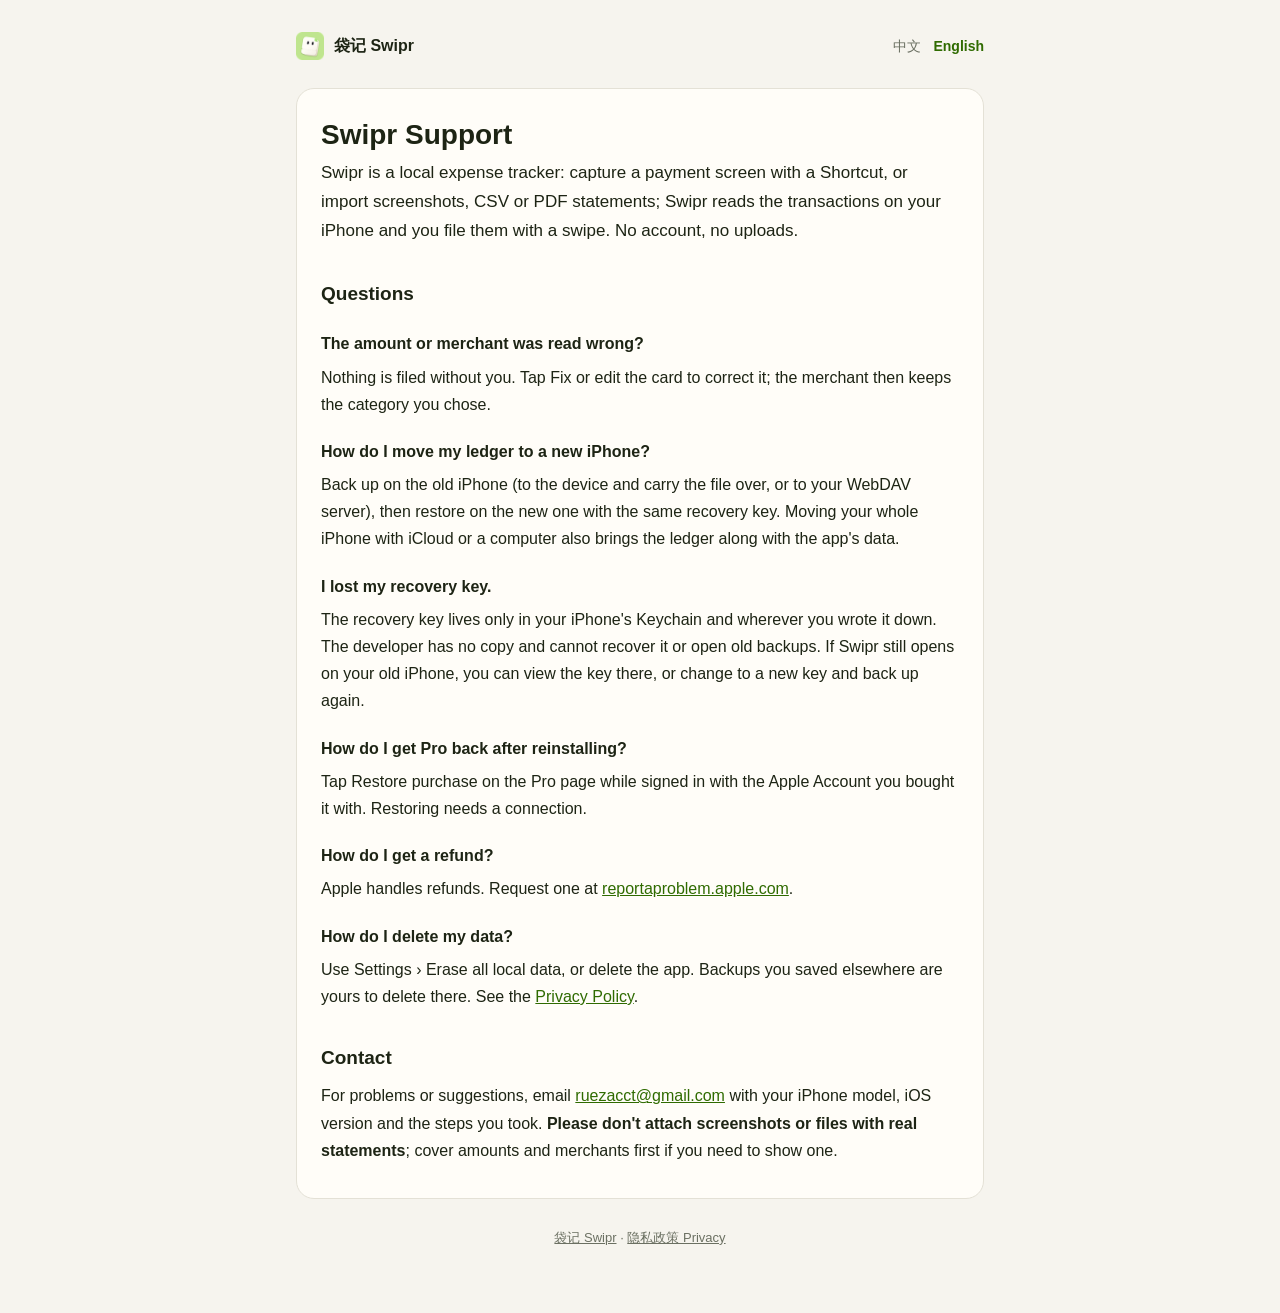
<file: index.html>
<!doctype html>
<html lang="zh-Hans">
<head>
<meta charset="utf-8">
<meta name="viewport" content="width=device-width, initial-scale=1">
<title>袋记 Swipr 支持 · Support</title>
<meta name="description" content="袋记（Swipr）帮助与联系方式。Help and contact for Swipr.">
<link rel="icon" type="image/png" href="favicon.png">
<link rel="apple-touch-icon" href="apple-touch-icon.png">
<link rel="stylesheet" href="style.css">
</head>
<body>
<main>
<header class="top">
  <a class="brand" href="./"><img class="mark" src="favicon.png" width="28" height="28" alt="">袋记 Swipr</a>
  <nav class="lang"><a href="?lang=zh" data-lang="zh-Hans">中文</a><a href="?lang=en" data-lang="en">English</a></nav>
</header>

<article lang="zh-Hans">
  <h1>袋记支持</h1>
  <p class="lead">袋记是一款本地记账 App：用快捷指令截取付款页面，或导入截图、CSV、PDF 账单，在 iPhone 上识别交易，滑动卡片确认入账。不用注册，账单不上传。</p>

  <h2>常见问题</h2>
  <h3>识别出的金额或商户不对？</h3>
  <p>识别结果不会自动入账。在卡片上点「补充」或编辑即可改正，之后同一商户会按你的选择分类。</p>
  <h3>换了新 iPhone，怎么把账本带过去？</h3>
  <p>在旧手机上做一次备份（存到本机后传过去，或存到你的 WebDAV 服务器），然后在新手机上用同一个恢复密钥恢复。用 iCloud 或电脑整机迁移 iPhone 时，账本也会随 App 数据一起迁移。</p>
  <h3>恢复密钥丢了怎么办？</h3>
  <p>恢复密钥只保存在你的 iPhone 钥匙串里和你自己记下的地方，开发者没有副本，无法帮你找回或解开旧备份。只要旧 iPhone 还能打开袋记，就可以在那里查看恢复密钥，或者换一个新的密钥后重新备份。</p>
  <h3>买过 Pro，重装后怎么恢复？</h3>
  <p>在 Pro 页面点「恢复购买」，并确认登录的是购买时使用的 Apple 账户。恢复购买需要联网。</p>
  <h3>如何退款？</h3>
  <p>退款由 Apple 处理，请前往 <a href="https://reportaproblem.apple.com">reportaproblem.apple.com</a> 申请。</p>
  <h3>如何删除我的数据？</h3>
  <p>在「设置 › 清空全部本地数据」中删除，或直接删除 App。备份到其他位置的文件需要你在那里自行删除。详见<a href="privacy.html?lang=zh">隐私政策</a>。</p>

  <h2>联系我们</h2>
  <p>遇到问题或有建议，请发邮件至 <a href="mailto:ruezacct@gmail.com">ruezacct@gmail.com</a>。请描述你的 iPhone 型号、iOS 版本和操作步骤；<strong>不要附上含有真实账单的截图或文件</strong>，必要时请先遮挡金额和商户。</p>
</article>

<article lang="en">
  <h1>Swipr Support</h1>
  <p class="lead">Swipr is a local expense tracker: capture a payment screen with a Shortcut, or import screenshots, CSV or PDF statements; Swipr reads the transactions on your iPhone and you file them with a swipe. No account, no uploads.</p>

  <h2>Questions</h2>
  <h3>The amount or merchant was read wrong?</h3>
  <p>Nothing is filed without you. Tap Fix or edit the card to correct it; the merchant then keeps the category you chose.</p>
  <h3>How do I move my ledger to a new iPhone?</h3>
  <p>Back up on the old iPhone (to the device and carry the file over, or to your WebDAV server), then restore on the new one with the same recovery key. Moving your whole iPhone with iCloud or a computer also brings the ledger along with the app's data.</p>
  <h3>I lost my recovery key.</h3>
  <p>The recovery key lives only in your iPhone's Keychain and wherever you wrote it down. The developer has no copy and cannot recover it or open old backups. If Swipr still opens on your old iPhone, you can view the key there, or change to a new key and back up again.</p>
  <h3>How do I get Pro back after reinstalling?</h3>
  <p>Tap Restore purchase on the Pro page while signed in with the Apple Account you bought it with. Restoring needs a connection.</p>
  <h3>How do I get a refund?</h3>
  <p>Apple handles refunds. Request one at <a href="https://reportaproblem.apple.com">reportaproblem.apple.com</a>.</p>
  <h3>How do I delete my data?</h3>
  <p>Use Settings › Erase all local data, or delete the app. Backups you saved elsewhere are yours to delete there. See the <a href="privacy.html?lang=en">Privacy Policy</a>.</p>

  <h2>Contact</h2>
  <p>For problems or suggestions, email <a href="mailto:ruezacct@gmail.com">ruezacct@gmail.com</a> with your iPhone model, iOS version and the steps you took. <strong>Please don't attach screenshots or files with real statements</strong>; cover amounts and merchants first if you need to show one.</p>
</article>

<footer><a href="./">袋记 Swipr</a> · <a href="privacy.html">隐私政策 Privacy</a></footer>
</main>
<script src="lang.js"></script>
</body>
</html>
</file>
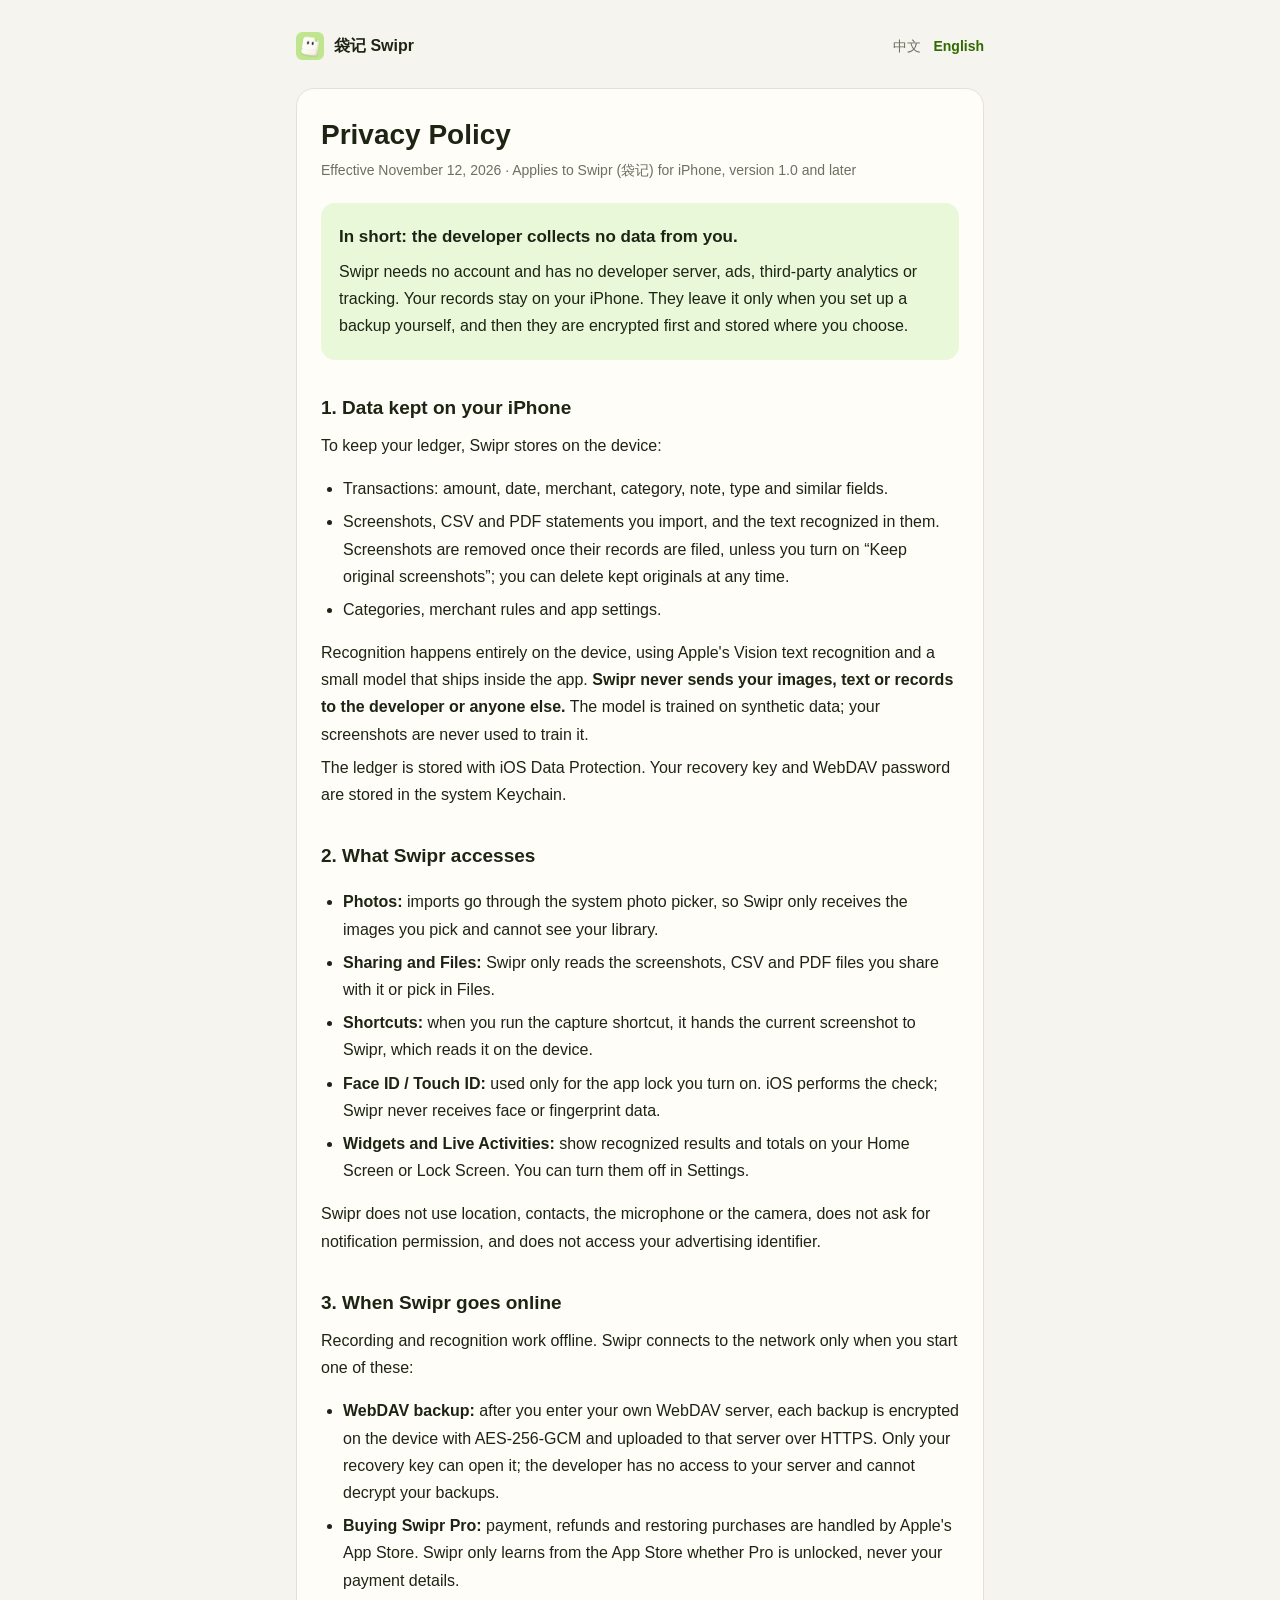
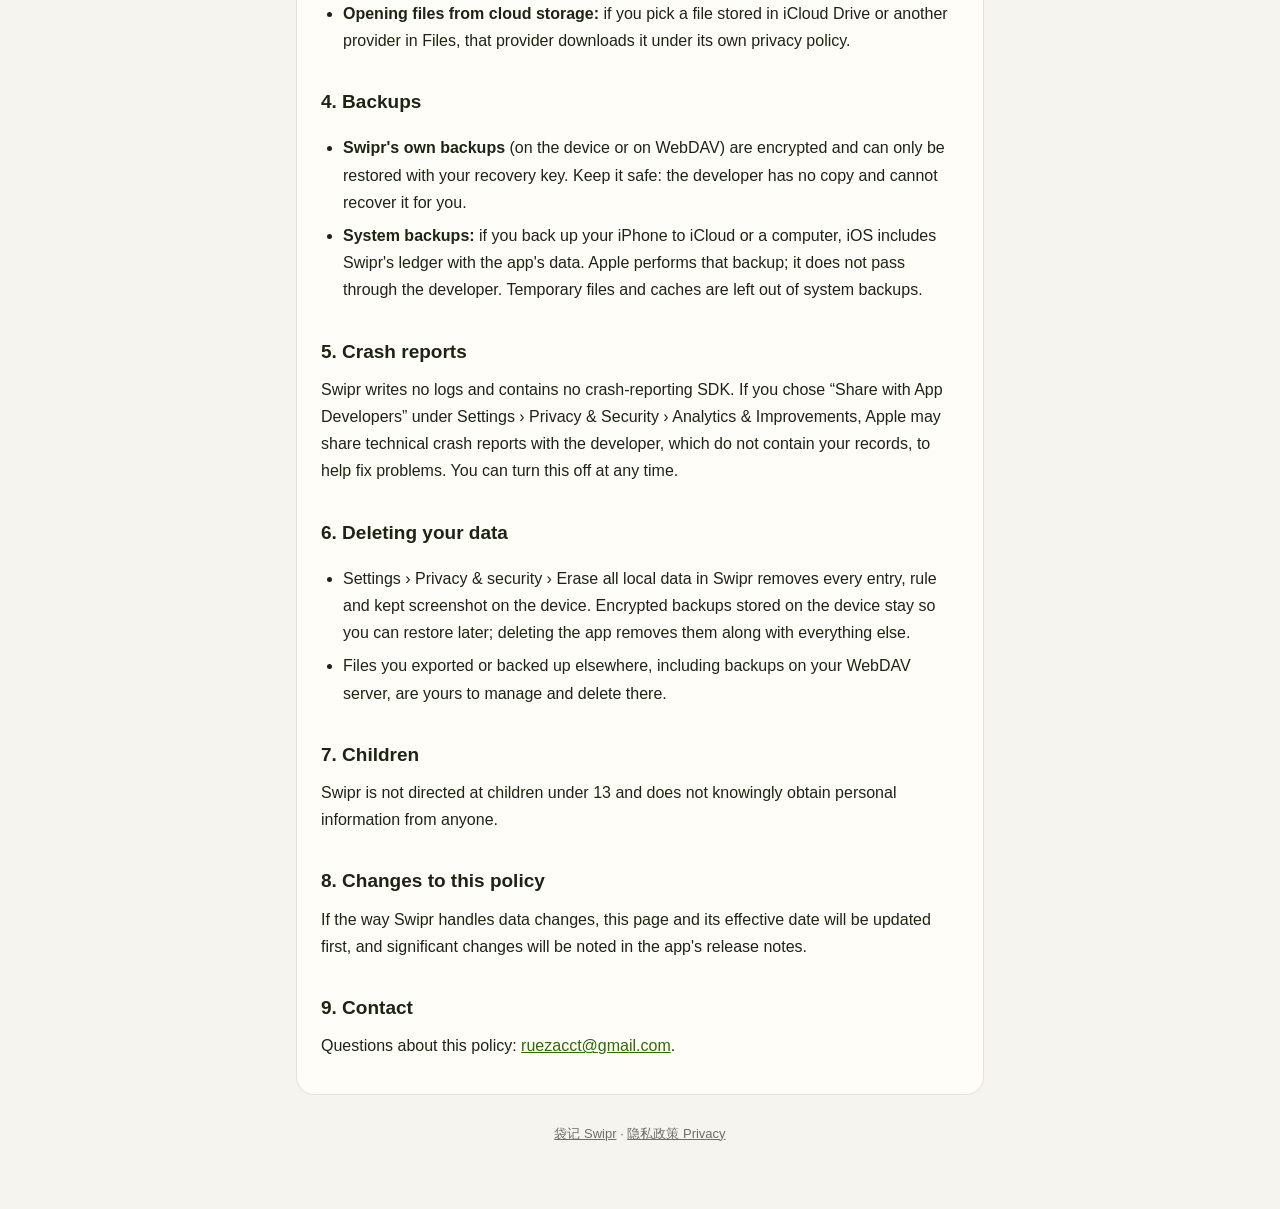
<file: privacy.html>
<!doctype html>
<html lang="zh-Hans">
<head>
<meta charset="utf-8">
<meta name="viewport" content="width=device-width, initial-scale=1">
<title>袋记 Swipr 隐私政策 · Privacy Policy</title>
<meta name="description" content="袋记（Swipr）不收集你的任何数据。Swipr collects no data.">
<link rel="icon" type="image/png" href="favicon.png">
<link rel="apple-touch-icon" href="apple-touch-icon.png">
<link rel="stylesheet" href="style.css">
</head>
<body>
<main>
<header class="top">
  <a class="brand" href="./"><img class="mark" src="favicon.png" width="28" height="28" alt="">袋记 Swipr</a>
  <nav class="lang"><a href="?lang=zh" data-lang="zh-Hans">中文</a><a href="?lang=en" data-lang="en">English</a></nav>
</header>

<article lang="zh-Hans">
  <h1>隐私政策</h1>
  <p class="meta">生效日期：2026 年 11 月 12 日 · 适用于 iPhone 版袋记（Swipr）1.0 及以后版本</p>

  <div class="summary">
    <p class="lead"><strong>一句话：开发者不收集你的任何数据。</strong></p>
    <p>袋记不需要注册账号，没有开发者服务器，没有广告、第三方统计或追踪。你的账单只保存在你的 iPhone 上，只有在你自己设置备份时，才会加密后存到你选择的位置。</p>
  </div>

  <h2>1. 保存在你 iPhone 上的数据</h2>
  <p>为了记账，袋记会在本机保存以下内容：</p>
  <ul>
    <li>交易记录：金额、日期、商户、分类、备注、收支类型等；</li>
    <li>你导入的截图、CSV 和 PDF 账单，以及识别出的文字。确认入账后，原始截图默认会被清理；只有你开启「保留原始截图」后才会长期保存，你可以随时删除；</li>
    <li>分类、商户规则和应用设置。</li>
  </ul>
  <p>截图和账单的识别全部在本机完成，使用 Apple 的 Vision 文字识别和随 App 安装的一个小型识别模型。<strong>袋记不会把任何图片、文字或账单内容发送给开发者或其他任何人。</strong>识别模型用合成数据训练，你的截图不会被用来训练模型。</p>
  <p>本机数据库使用 iOS 的数据保护（Data Protection）存储，恢复密钥和 WebDAV 密码保存在系统钥匙串（Keychain）中。</p>

  <h2>2. 袋记会访问什么</h2>
  <ul>
    <li><strong>照片：</strong>通过系统的照片选择器导入，袋记只能拿到你选中的图片，看不到你的相册。</li>
    <li><strong>分享和文件：</strong>只处理你从其他 App 分享过来、或在「文件」里选中的截图、CSV 和 PDF。</li>
    <li><strong>快捷指令：</strong>你运行截图快捷指令时，指令把当时的屏幕截图交给袋记，在本机识别。</li>
    <li><strong>面容 ID / 触控 ID：</strong>仅用于你开启的应用锁。验证由 iOS 完成，袋记拿不到你的面部或指纹信息。</li>
    <li><strong>小组件和实时活动：</strong>会在主屏幕或锁定屏幕上显示识别结果和统计金额。你可以在系统设置中关闭它们。</li>
  </ul>
  <p>袋记不使用定位、通讯录、麦克风或相机，不申请通知权限，也不访问你的广告标识符。</p>

  <h2>3. 袋记什么时候联网</h2>
  <p>记账和识别都不需要网络。袋记只会在以下由你主动发起的情况下联网：</p>
  <ul>
    <li><strong>WebDAV 备份：</strong>你填写自己的 WebDAV 服务器地址后，备份会先在本机用 AES-256-GCM 加密，再通过 HTTPS 上传到这台服务器。只有你的恢复密钥能解开备份，开发者无法访问你的服务器，也无法解开备份。</li>
    <li><strong>购买袋记 Pro：</strong>付款、退款和恢复购买都由 Apple 的 App Store 处理。袋记只从 App Store 获知你是否已解锁 Pro，拿不到你的付款信息。</li>
    <li><strong>从云盘打开文件：</strong>如果你在「文件」里选择 iCloud 云盘或其他云盘中的文件，下载由该云盘服务完成，适用它们自己的隐私政策。</li>
  </ul>

  <h2>4. 备份</h2>
  <ul>
    <li><strong>袋记自己的备份</strong>（存到本机或 WebDAV）都经过加密，只能用你的恢复密钥恢复。请自己妥善保存恢复密钥：开发者没有副本，丢失后无法找回。</li>
    <li><strong>系统备份：</strong>如果你开启了 iPhone 的 iCloud 备份，或用电脑备份 iPhone，iOS 会把袋记的账本作为 App 数据一起备份。这一过程由 Apple 完成，不经过开发者。临时文件和缓存不会进入系统备份。</li>
  </ul>

  <h2>5. 崩溃报告</h2>
  <p>袋记不写运行日志，也没有集成任何崩溃收集 SDK。如果你在 iPhone「设置 › 隐私与安全性 › 分析与改进」中选择了「与 App 开发者共享」，Apple 可能会把 App 崩溃时的技术报告（不包含你的账单内容）提供给开发者，仅用于修复问题。你可以随时关闭这项共享。</p>

  <h2>6. 删除你的数据</h2>
  <ul>
    <li>在袋记的「设置 › 隐私与安全 › 清空全部本地数据」中可以删除本机的全部账目、规则和原始截图。存在本机的加密备份会保留，方便你之后恢复；删除 App 会把它们和其他本机数据一起清除。</li>
    <li>你导出或备份到其他位置的文件（包括 WebDAV 服务器上的备份）由你自己管理，需要你在那里删除。</li>
  </ul>

  <h2>7. 儿童</h2>
  <p>袋记不面向 13 岁以下儿童，也不会有意获取任何人的个人信息。</p>

  <h2>8. 本政策的变更</h2>
  <p>如果袋记处理数据的方式发生变化，我们会先更新本页面和生效日期，重大变化还会在 App 更新说明中写明。</p>

  <h2>9. 联系我们</h2>
  <p>对本政策有任何疑问，请发邮件至 <a href="mailto:ruezacct@gmail.com">ruezacct@gmail.com</a>。</p>
</article>

<article lang="en">
  <h1>Privacy Policy</h1>
  <p class="meta">Effective November 12, 2026 · Applies to Swipr (袋记) for iPhone, version 1.0 and later</p>

  <div class="summary">
    <p class="lead"><strong>In short: the developer collects no data from you.</strong></p>
    <p>Swipr needs no account and has no developer server, ads, third-party analytics or tracking. Your records stay on your iPhone. They leave it only when you set up a backup yourself, and then they are encrypted first and stored where you choose.</p>
  </div>

  <h2>1. Data kept on your iPhone</h2>
  <p>To keep your ledger, Swipr stores on the device:</p>
  <ul>
    <li>Transactions: amount, date, merchant, category, note, type and similar fields.</li>
    <li>Screenshots, CSV and PDF statements you import, and the text recognized in them. Screenshots are removed once their records are filed, unless you turn on “Keep original screenshots”; you can delete kept originals at any time.</li>
    <li>Categories, merchant rules and app settings.</li>
  </ul>
  <p>Recognition happens entirely on the device, using Apple's Vision text recognition and a small model that ships inside the app. <strong>Swipr never sends your images, text or records to the developer or anyone else.</strong> The model is trained on synthetic data; your screenshots are never used to train it.</p>
  <p>The ledger is stored with iOS Data Protection. Your recovery key and WebDAV password are stored in the system Keychain.</p>

  <h2>2. What Swipr accesses</h2>
  <ul>
    <li><strong>Photos:</strong> imports go through the system photo picker, so Swipr only receives the images you pick and cannot see your library.</li>
    <li><strong>Sharing and Files:</strong> Swipr only reads the screenshots, CSV and PDF files you share with it or pick in Files.</li>
    <li><strong>Shortcuts:</strong> when you run the capture shortcut, it hands the current screenshot to Swipr, which reads it on the device.</li>
    <li><strong>Face ID / Touch ID:</strong> used only for the app lock you turn on. iOS performs the check; Swipr never receives face or fingerprint data.</li>
    <li><strong>Widgets and Live Activities:</strong> show recognized results and totals on your Home Screen or Lock Screen. You can turn them off in Settings.</li>
  </ul>
  <p>Swipr does not use location, contacts, the microphone or the camera, does not ask for notification permission, and does not access your advertising identifier.</p>

  <h2>3. When Swipr goes online</h2>
  <p>Recording and recognition work offline. Swipr connects to the network only when you start one of these:</p>
  <ul>
    <li><strong>WebDAV backup:</strong> after you enter your own WebDAV server, each backup is encrypted on the device with AES-256-GCM and uploaded to that server over HTTPS. Only your recovery key can open it; the developer has no access to your server and cannot decrypt your backups.</li>
    <li><strong>Buying Swipr Pro:</strong> payment, refunds and restoring purchases are handled by Apple's App Store. Swipr only learns from the App Store whether Pro is unlocked, never your payment details.</li>
    <li><strong>Opening files from cloud storage:</strong> if you pick a file stored in iCloud Drive or another provider in Files, that provider downloads it under its own privacy policy.</li>
  </ul>

  <h2>4. Backups</h2>
  <ul>
    <li><strong>Swipr's own backups</strong> (on the device or on WebDAV) are encrypted and can only be restored with your recovery key. Keep it safe: the developer has no copy and cannot recover it for you.</li>
    <li><strong>System backups:</strong> if you back up your iPhone to iCloud or a computer, iOS includes Swipr's ledger with the app's data. Apple performs that backup; it does not pass through the developer. Temporary files and caches are left out of system backups.</li>
  </ul>

  <h2>5. Crash reports</h2>
  <p>Swipr writes no logs and contains no crash-reporting SDK. If you chose “Share with App Developers” under Settings › Privacy &amp; Security › Analytics &amp; Improvements, Apple may share technical crash reports with the developer, which do not contain your records, to help fix problems. You can turn this off at any time.</p>

  <h2>6. Deleting your data</h2>
  <ul>
    <li>Settings › Privacy &amp; security › Erase all local data in Swipr removes every entry, rule and kept screenshot on the device. Encrypted backups stored on the device stay so you can restore later; deleting the app removes them along with everything else.</li>
    <li>Files you exported or backed up elsewhere, including backups on your WebDAV server, are yours to manage and delete there.</li>
  </ul>

  <h2>7. Children</h2>
  <p>Swipr is not directed at children under 13 and does not knowingly obtain personal information from anyone.</p>

  <h2>8. Changes to this policy</h2>
  <p>If the way Swipr handles data changes, this page and its effective date will be updated first, and significant changes will be noted in the app's release notes.</p>

  <h2>9. Contact</h2>
  <p>Questions about this policy: <a href="mailto:ruezacct@gmail.com">ruezacct@gmail.com</a>.</p>
</article>

<footer><a href="./">袋记 Swipr</a> · <a href="privacy.html">隐私政策 Privacy</a></footer>
</main>
<script src="lang.js"></script>
</body>
</html>
</file>
<file: style.css>
:root {
  --bg: #f6f4ee;
  --paper: #fffdf8;
  --ink: #1d2414;
  --muted: #6b7062;
  --line: #e4e1d6;
  --accent: #2f6b00;
  --lime: #9fe870;
}

@media (prefers-color-scheme: dark) {
  :root:not([data-theme="light"]) {
    --bg: #121510;
    --paper: #1a1e17;
    --ink: #eef0e8;
    --muted: #9da394;
    --line: #2c3227;
    --accent: #9fe870;
  }
}

:root[data-theme="dark"] {
  --bg: #121510;
  --paper: #1a1e17;
  --ink: #eef0e8;
  --muted: #9da394;
  --line: #2c3227;
  --accent: #9fe870;
}

* { box-sizing: border-box; }

body {
  margin: 0;
  background: var(--bg);
  color: var(--ink);
  font: 16px/1.7 -apple-system, BlinkMacSystemFont, "PingFang SC", "Helvetica Neue", sans-serif;
  -webkit-text-size-adjust: 100%;
}

main {
  max-width: 720px;
  margin: 0 auto;
  padding: 32px 16px 64px;
}

header.top {
  display: flex;
  align-items: center;
  justify-content: space-between;
  gap: 12px;
  margin-bottom: 28px;
}

.brand {
  display: flex;
  align-items: center;
  gap: 10px;
  font-weight: 600;
  color: var(--ink);
  text-decoration: none;
}

.brand .mark {
  width: 28px;
  height: 28px;
  display: block;
}

nav.lang a {
  color: var(--muted);
  text-decoration: none;
  margin-left: 12px;
  font-size: 14px;
}

nav.lang a[aria-current="true"] { color: var(--accent); font-weight: 600; }

article {
  background: var(--paper);
  border: 1px solid var(--line);
  border-radius: 18px;
  padding: 28px 24px;
}

h1 { font-size: 28px; line-height: 1.3; margin: 0 0 6px; }
h2 { font-size: 19px; margin: 32px 0 8px; }
h3 { font-size: 16px; margin: 20px 0 4px; }
p, li { margin: 6px 0; }
ul { padding-left: 22px; }
a { color: var(--accent); }
.meta { color: var(--muted); font-size: 14px; margin-bottom: 20px; }
.lead { font-size: 17px; }

.summary {
  background: color-mix(in srgb, var(--lime) 22%, var(--paper));
  border-radius: 14px;
  padding: 14px 18px;
  margin: 18px 0;
}

footer { color: var(--muted); font-size: 13px; text-align: center; margin-top: 28px; }
footer a { color: var(--muted); }

/* Without script both languages stay visible; with it only the chosen one shows. */
.js [lang]:not(html).hidden { display: none; }
</file>
